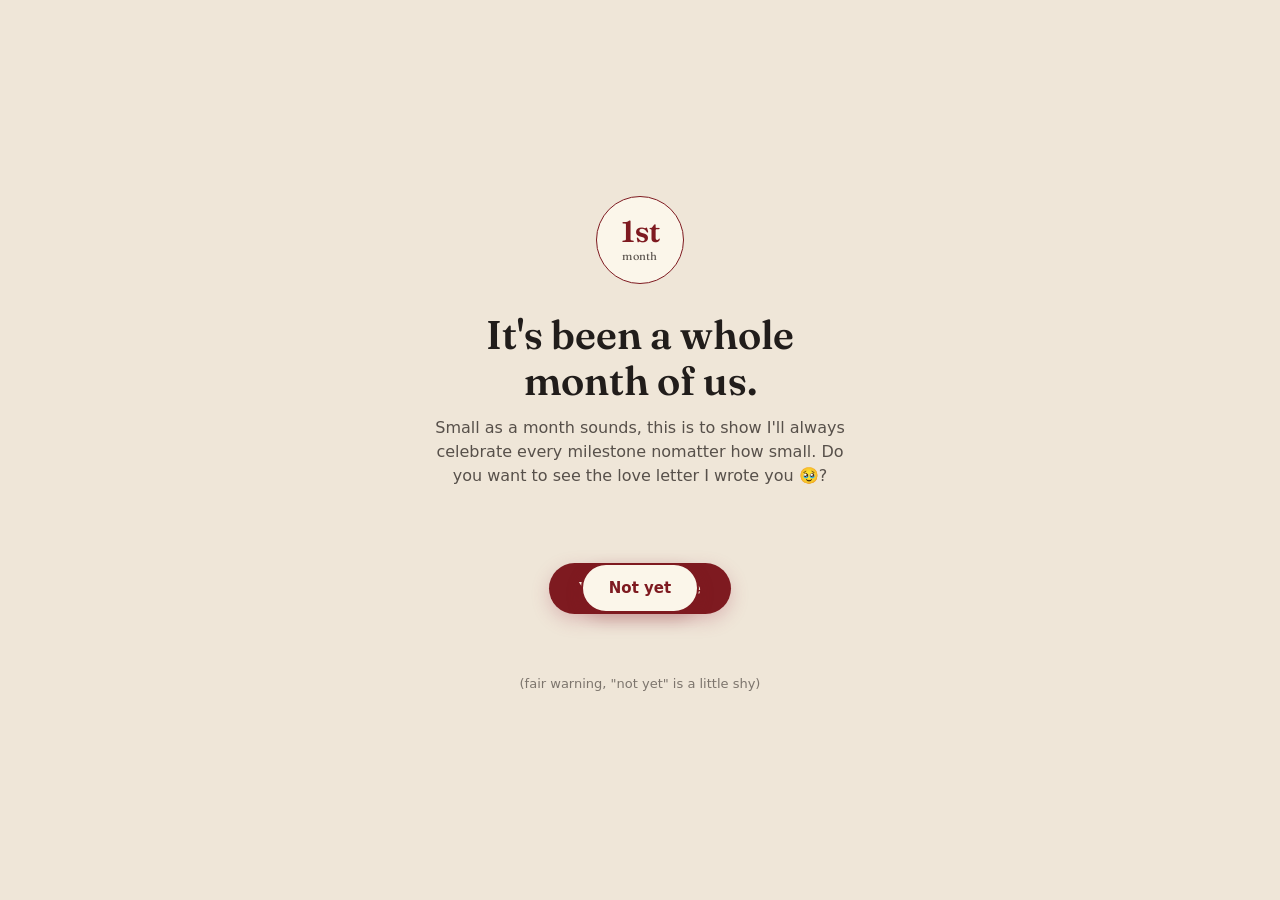
<file: index.html>
<!DOCTYPE html>
<html lang="en">
<head>
<meta charset="UTF-8">
<meta name="viewport" content="width=device-width, initial-scale=1.0">
<title>One Month of Us</title>
<link rel="stylesheet" href="style.css">
</head>
<body>
<main class="stage">
  <div class="badge">
    <strong>1st</strong>
    <span>month</span>
  </div>
  <h1>It's been a whole month of us.</h1>
  <p class="sub">Small as a month sounds, this is to show I'll always celebrate every milestone nomatter how small. Do you want to see the love letter I wrote you 🥹?</p>
  <div class="choice-row" id="choiceRow">
    <button class="yes-btn" id="yesBtn">Yes, show me</button>
    <button class="no-btn" id="noBtn">Not yet</button>
  </div>
  <p class="hint">(fair warning, "not yet" is a little shy)</p>
</main>

<audio id="bgMusic" src="Justin_Bieber-Everything_Hallelujah.mp3" loop preload="auto"></audio>

<script src="script.js"></script>
<script>
  (function () {
    var audio = document.getElementById('bgMusic');
    var started = false;

    var savedTime = sessionStorage.getItem('bgMusicTime');
    if (savedTime) audio.currentTime = parseFloat(savedTime);

    function startMusic() {
      if (started) return;
      started = true;
      audio.volume = 0.6;
      audio.play().catch(function (err) {
        console.error('Audio play failed:', err);
        started = false;
      });
      document.removeEventListener('click', startMusic);
      document.removeEventListener('touchstart', startMusic);
      document.removeEventListener('keydown', startMusic);
    }

    // Generic fallback: any click/tap/keypress anywhere on the page
    document.addEventListener('click', startMusic);
    document.addEventListener('touchstart', startMusic);
    document.addEventListener('keydown', startMusic);

    // Wire directly to the choice buttons, matching the actual events
    // script.js uses to interact with them.
    var yesBtn = document.getElementById('yesBtn');
    var noBtn = document.getElementById('noBtn');
    if (yesBtn) yesBtn.addEventListener('click', startMusic);
    if (noBtn) {
      noBtn.addEventListener('mouseenter', startMusic);
      noBtn.addEventListener('touchstart', startMusic);
    }

    // Expose so script.js can trigger it, and read the element directly,
    // before navigating to letter.html. We deliberately do NOT rely on
    // beforeunload here — it's unreliable on mobile Safari during normal
    // navigations, so the state needs to be saved at click-time instead.
    window.startBgMusic = startMusic;
    window.bgAudio = audio;
  })();
</script>
</body>
</html>
</file>
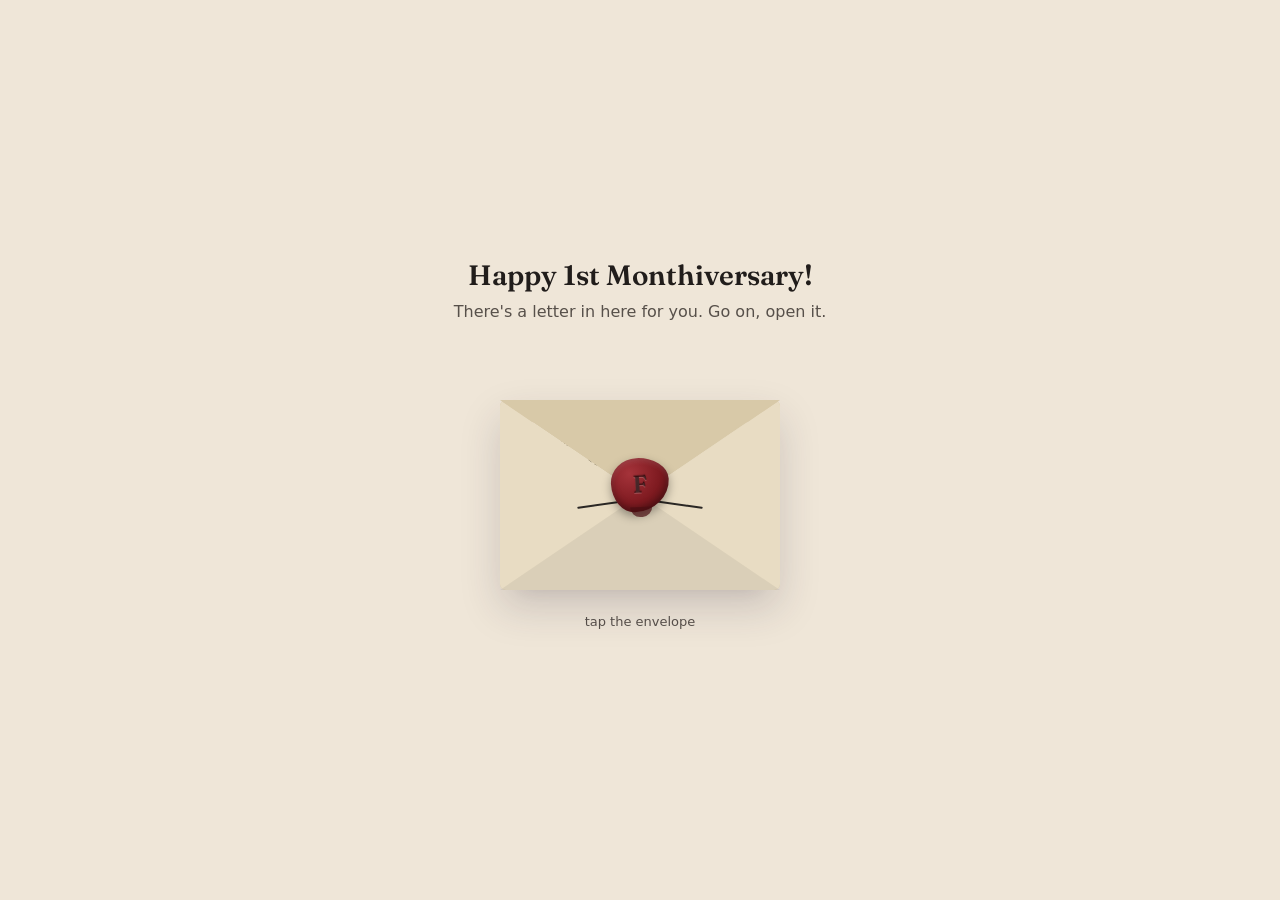
<file: letter.html>
<!DOCTYPE html>
<html lang="en">
<head>
<meta charset="UTF-8">
<meta name="viewport" content="width=device-width, initial-scale=1.0">
<title>For You</title>
<link rel="stylesheet" href="style.css">
</head>
<body>

<main class="desk">
  <h2>Happy 1st Monthiversary!</h2>
  <p class="sub">There's a letter in here for you. Go on, open it.</p>

  <div class="envelope-wrap">
    <div class="envelope" id="envelope">
      <div class="env-body-back"></div>
      <div class="env-flap-back"></div>
      <div class="letter-paper" id="letterPaper">
        <div class="letter-paper-head">
          <span class="letter-kicker">a little</span>
          <span class="letter-title">NOTE</span>
          <span class="letter-rule"></span>
        </div>
        <svg class="corner-flora corner-flora--left" viewBox="0 0 100 100" aria-hidden="true">
          <g fill="none" stroke="var(--leaf)" stroke-width="2.2" stroke-linecap="round">
            <path d="M14 96 C 20 74, 27 56, 34 40" />
            <path d="M19 80 C 10 76, 3 71, -2 66" />
            <path d="M26 62 C 35 60, 42 55, 47 48" />
            <path d="M22 70 C 15 68, 9 65, 4 61" />
          </g>
          <g transform="translate(34,38) scale(1.1)">
            <ellipse cx="0" cy="-9" rx="6" ry="9" fill="var(--paper)" stroke="var(--accent)" stroke-width="1.1"/>
            <ellipse cx="8" cy="-4" rx="6" ry="9" fill="var(--paper)" stroke="var(--accent)" stroke-width="1.1" transform="rotate(72 8 -4)"/>
            <ellipse cx="6" cy="6" rx="6" ry="9" fill="var(--paper)" stroke="var(--accent)" stroke-width="1.1" transform="rotate(144 6 6)"/>
            <ellipse cx="-6" cy="6" rx="6" ry="9" fill="var(--paper)" stroke="var(--accent)" stroke-width="1.1" transform="rotate(216 -6 6)"/>
            <ellipse cx="-8" cy="-4" rx="6" ry="9" fill="var(--paper)" stroke="var(--accent)" stroke-width="1.1" transform="rotate(288 -8 -4)"/>
            <circle cx="0" cy="0" r="3.5" fill="var(--gold)"/>
          </g>
          <g transform="translate(8,86) scale(0.7)">
            <ellipse cx="0" cy="-9" rx="6" ry="9" fill="var(--paper)" stroke="var(--accent)" stroke-width="1.4"/>
            <ellipse cx="8" cy="-4" rx="6" ry="9" fill="var(--paper)" stroke="var(--accent)" stroke-width="1.4" transform="rotate(72 8 -4)"/>
            <ellipse cx="6" cy="6" rx="6" ry="9" fill="var(--paper)" stroke="var(--accent)" stroke-width="1.4" transform="rotate(144 6 6)"/>
            <ellipse cx="-6" cy="6" rx="6" ry="9" fill="var(--paper)" stroke="var(--accent)" stroke-width="1.4" transform="rotate(216 -6 6)"/>
            <ellipse cx="-8" cy="-4" rx="6" ry="9" fill="var(--paper)" stroke="var(--accent)" stroke-width="1.4" transform="rotate(288 -8 -4)"/>
            <circle cx="0" cy="0" r="3.5" fill="var(--gold)"/>
          </g>
          <g transform="translate(46,70) scale(0.5)">
            <ellipse cx="0" cy="-9" rx="6" ry="9" fill="var(--paper)" stroke="var(--accent)" stroke-width="1.6"/>
            <ellipse cx="8" cy="-4" rx="6" ry="9" fill="var(--paper)" stroke="var(--accent)" stroke-width="1.6" transform="rotate(72 8 -4)"/>
            <ellipse cx="6" cy="6" rx="6" ry="9" fill="var(--paper)" stroke="var(--accent)" stroke-width="1.6" transform="rotate(144 6 6)"/>
            <ellipse cx="-6" cy="6" rx="6" ry="9" fill="var(--paper)" stroke="var(--accent)" stroke-width="1.6" transform="rotate(216 -6 6)"/>
            <ellipse cx="-8" cy="-4" rx="6" ry="9" fill="var(--paper)" stroke="var(--accent)" stroke-width="1.6" transform="rotate(288 -8 -4)"/>
            <circle cx="0" cy="0" r="3.5" fill="var(--gold)"/>
          </g>
        </svg>
        <svg class="corner-flora corner-flora--right" viewBox="0 0 100 100" aria-hidden="true">
          <g fill="none" stroke="var(--leaf)" stroke-width="2.2" stroke-linecap="round">
            <path d="M14 96 C 20 74, 27 56, 34 40" />
            <path d="M19 80 C 10 76, 3 71, -2 66" />
            <path d="M26 62 C 35 60, 42 55, 47 48" />
            <path d="M22 70 C 15 68, 9 65, 4 61" />
          </g>
          <g transform="translate(34,38) scale(1.1)">
            <ellipse cx="0" cy="-9" rx="6" ry="9" fill="var(--paper)" stroke="var(--accent)" stroke-width="1.1"/>
            <ellipse cx="8" cy="-4" rx="6" ry="9" fill="var(--paper)" stroke="var(--accent)" stroke-width="1.1" transform="rotate(72 8 -4)"/>
            <ellipse cx="6" cy="6" rx="6" ry="9" fill="var(--paper)" stroke="var(--accent)" stroke-width="1.1" transform="rotate(144 6 6)"/>
            <ellipse cx="-6" cy="6" rx="6" ry="9" fill="var(--paper)" stroke="var(--accent)" stroke-width="1.1" transform="rotate(216 -6 6)"/>
            <ellipse cx="-8" cy="-4" rx="6" ry="9" fill="var(--paper)" stroke="var(--accent)" stroke-width="1.1" transform="rotate(288 -8 -4)"/>
            <circle cx="0" cy="0" r="3.5" fill="var(--gold)"/>
          </g>
          <g transform="translate(8,86) scale(0.7)">
            <ellipse cx="0" cy="-9" rx="6" ry="9" fill="var(--paper)" stroke="var(--accent)" stroke-width="1.4"/>
            <ellipse cx="8" cy="-4" rx="6" ry="9" fill="var(--paper)" stroke="var(--accent)" stroke-width="1.4" transform="rotate(72 8 -4)"/>
            <ellipse cx="6" cy="6" rx="6" ry="9" fill="var(--paper)" stroke="var(--accent)" stroke-width="1.4" transform="rotate(144 6 6)"/>
            <ellipse cx="-6" cy="6" rx="6" ry="9" fill="var(--paper)" stroke="var(--accent)" stroke-width="1.4" transform="rotate(216 -6 6)"/>
            <ellipse cx="-8" cy="-4" rx="6" ry="9" fill="var(--paper)" stroke="var(--accent)" stroke-width="1.4" transform="rotate(288 -8 -4)"/>
            <circle cx="0" cy="0" r="3.5" fill="var(--gold)"/>
          </g>
          <g transform="translate(46,70) scale(0.5)">
            <ellipse cx="0" cy="-9" rx="6" ry="9" fill="var(--paper)" stroke="var(--accent)" stroke-width="1.6"/>
            <ellipse cx="8" cy="-4" rx="6" ry="9" fill="var(--paper)" stroke="var(--accent)" stroke-width="1.6" transform="rotate(72 8 -4)"/>
            <ellipse cx="6" cy="6" rx="6" ry="9" fill="var(--paper)" stroke="var(--accent)" stroke-width="1.6" transform="rotate(144 6 6)"/>
            <ellipse cx="-6" cy="6" rx="6" ry="9" fill="var(--paper)" stroke="var(--accent)" stroke-width="1.6" transform="rotate(216 -6 6)"/>
            <ellipse cx="-8" cy="-4" rx="6" ry="9" fill="var(--paper)" stroke="var(--accent)" stroke-width="1.6" transform="rotate(288 -8 -4)"/>
            <circle cx="0" cy="0" r="3.5" fill="var(--gold)"/>
          </g>
        </svg>
        <div class="letter-paper-foot">
          <span class="letter-from">from fae</span>
        </div>
      </div>
      <div class="env-body-front"></div>
      <div class="env-flap"></div>
      <div class="twine"></div>
      <div class="seal"><span class="seal-mark">F</span></div>
    </div>
  </div>

  <p class="tap-hint" id="tapHint">tap the envelope</p>
</main>

<div class="overlay" id="overlay">
  <div class="full-letter">
    <div class="full-letter-head">
      <span class="letter-kicker">a little</span>
      <span class="letter-title">NOTE</span>
      <span class="letter-rule"></span>
    </div>
    <div class="full-letter-scroll">
      <p>Mi Sol ❤️,</p>
      <p>
        It might only have been a month but you've already become someone 
        I can't imagine being without🥹. I catch myself smiling at the little 
        things you say, thinking about you at the most random moments, and 
        looking forward to every call, every message, and every moment we get 
        to share.
      </p>
      <p>
        Being miles apart isn't always easy. There are moments when I wish I 
        could simply reach for your hand, hug you when I miss you, or sit 
        beside you without a screen between us. But somehow, even from a 
        distance, you've made me feel close to you.
      </p>
      <p>
        Thank you for giving me something so special to look forward to every 
        day. I'm grateful for every conversation, every laugh, every "I miss 
        you," and every memory we've already created. Happy 1st Monthiversary 
        babe, the 1st of many. I love you so much and I'm happy you're mine❤️💯
      </p>
      <p class="signoff">— Fae</p>
      <button class="close-letter" id="closeLetter">fold it back up</button>
    </div>
    <svg class="corner-flora corner-flora--left" viewBox="0 0 100 100" aria-hidden="true">
      <g fill="none" stroke="var(--leaf)" stroke-width="2.2" stroke-linecap="round">
        <path d="M14 96 C 20 74, 27 56, 34 40" />
        <path d="M19 80 C 10 76, 3 71, -2 66" />
        <path d="M26 62 C 35 60, 42 55, 47 48" />
        <path d="M22 70 C 15 68, 9 65, 4 61" />
      </g>
      <g transform="translate(34,38) scale(1.1)">
        <ellipse cx="0" cy="-9" rx="6" ry="9" fill="var(--paper)" stroke="var(--accent)" stroke-width="1.1"/>
        <ellipse cx="8" cy="-4" rx="6" ry="9" fill="var(--paper)" stroke="var(--accent)" stroke-width="1.1" transform="rotate(72 8 -4)"/>
        <ellipse cx="6" cy="6" rx="6" ry="9" fill="var(--paper)" stroke="var(--accent)" stroke-width="1.1" transform="rotate(144 6 6)"/>
        <ellipse cx="-6" cy="6" rx="6" ry="9" fill="var(--paper)" stroke="var(--accent)" stroke-width="1.1" transform="rotate(216 -6 6)"/>
        <ellipse cx="-8" cy="-4" rx="6" ry="9" fill="var(--paper)" stroke="var(--accent)" stroke-width="1.1" transform="rotate(288 -8 -4)"/>
        <circle cx="0" cy="0" r="3.5" fill="var(--gold)"/>
      </g>
      <g transform="translate(8,86) scale(0.7)">
        <ellipse cx="0" cy="-9" rx="6" ry="9" fill="var(--paper)" stroke="var(--accent)" stroke-width="1.4"/>
        <ellipse cx="8" cy="-4" rx="6" ry="9" fill="var(--paper)" stroke="var(--accent)" stroke-width="1.4" transform="rotate(72 8 -4)"/>
        <ellipse cx="6" cy="6" rx="6" ry="9" fill="var(--paper)" stroke="var(--accent)" stroke-width="1.4" transform="rotate(144 6 6)"/>
        <ellipse cx="-6" cy="6" rx="6" ry="9" fill="var(--paper)" stroke="var(--accent)" stroke-width="1.4" transform="rotate(216 -6 6)"/>
        <ellipse cx="-8" cy="-4" rx="6" ry="9" fill="var(--paper)" stroke="var(--accent)" stroke-width="1.4" transform="rotate(288 -8 -4)"/>
        <circle cx="0" cy="0" r="3.5" fill="var(--gold)"/>
      </g>
      <g transform="translate(46,70) scale(0.5)">
        <ellipse cx="0" cy="-9" rx="6" ry="9" fill="var(--paper)" stroke="var(--accent)" stroke-width="1.6"/>
        <ellipse cx="8" cy="-4" rx="6" ry="9" fill="var(--paper)" stroke="var(--accent)" stroke-width="1.6" transform="rotate(72 8 -4)"/>
        <ellipse cx="6" cy="6" rx="6" ry="9" fill="var(--paper)" stroke="var(--accent)" stroke-width="1.6" transform="rotate(144 6 6)"/>
        <ellipse cx="-6" cy="6" rx="6" ry="9" fill="var(--paper)" stroke="var(--accent)" stroke-width="1.6" transform="rotate(216 -6 6)"/>
        <ellipse cx="-8" cy="-4" rx="6" ry="9" fill="var(--paper)" stroke="var(--accent)" stroke-width="1.6" transform="rotate(288 -8 -4)"/>
        <circle cx="0" cy="0" r="3.5" fill="var(--gold)"/>
      </g>
    </svg>
    <svg class="corner-flora corner-flora--right" viewBox="0 0 100 100" aria-hidden="true">
      <g fill="none" stroke="var(--leaf)" stroke-width="2.2" stroke-linecap="round">
        <path d="M14 96 C 20 74, 27 56, 34 40" />
        <path d="M19 80 C 10 76, 3 71, -2 66" />
        <path d="M26 62 C 35 60, 42 55, 47 48" />
        <path d="M22 70 C 15 68, 9 65, 4 61" />
      </g>
      <g transform="translate(34,38) scale(1.1)">
        <ellipse cx="0" cy="-9" rx="6" ry="9" fill="var(--paper)" stroke="var(--accent)" stroke-width="1.1"/>
        <ellipse cx="8" cy="-4" rx="6" ry="9" fill="var(--paper)" stroke="var(--accent)" stroke-width="1.1" transform="rotate(72 8 -4)"/>
        <ellipse cx="6" cy="6" rx="6" ry="9" fill="var(--paper)" stroke="var(--accent)" stroke-width="1.1" transform="rotate(144 6 6)"/>
        <ellipse cx="-6" cy="6" rx="6" ry="9" fill="var(--paper)" stroke="var(--accent)" stroke-width="1.1" transform="rotate(216 -6 6)"/>
        <ellipse cx="-8" cy="-4" rx="6" ry="9" fill="var(--paper)" stroke="var(--accent)" stroke-width="1.1" transform="rotate(288 -8 -4)"/>
        <circle cx="0" cy="0" r="3.5" fill="var(--gold)"/>
      </g>
      <g transform="translate(8,86) scale(0.7)">
        <ellipse cx="0" cy="-9" rx="6" ry="9" fill="var(--paper)" stroke="var(--accent)" stroke-width="1.4"/>
        <ellipse cx="8" cy="-4" rx="6" ry="9" fill="var(--paper)" stroke="var(--accent)" stroke-width="1.4" transform="rotate(72 8 -4)"/>
        <ellipse cx="6" cy="6" rx="6" ry="9" fill="var(--paper)" stroke="var(--accent)" stroke-width="1.4" transform="rotate(144 6 6)"/>
        <ellipse cx="-6" cy="6" rx="6" ry="9" fill="var(--paper)" stroke="var(--accent)" stroke-width="1.4" transform="rotate(216 -6 6)"/>
        <ellipse cx="-8" cy="-4" rx="6" ry="9" fill="var(--paper)" stroke="var(--accent)" stroke-width="1.4" transform="rotate(288 -8 -4)"/>
        <circle cx="0" cy="0" r="3.5" fill="var(--gold)"/>
      </g>
      <g transform="translate(46,70) scale(0.5)">
        <ellipse cx="0" cy="-9" rx="6" ry="9" fill="var(--paper)" stroke="var(--accent)" stroke-width="1.6"/>
        <ellipse cx="8" cy="-4" rx="6" ry="9" fill="var(--paper)" stroke="var(--accent)" stroke-width="1.6" transform="rotate(72 8 -4)"/>
        <ellipse cx="6" cy="6" rx="6" ry="9" fill="var(--paper)" stroke="var(--accent)" stroke-width="1.6" transform="rotate(144 6 6)"/>
        <ellipse cx="-6" cy="6" rx="6" ry="9" fill="var(--paper)" stroke="var(--accent)" stroke-width="1.6" transform="rotate(216 -6 6)"/>
        <ellipse cx="-8" cy="-4" rx="6" ry="9" fill="var(--paper)" stroke="var(--accent)" stroke-width="1.6" transform="rotate(288 -8 -4)"/>
        <circle cx="0" cy="0" r="3.5" fill="var(--gold)"/>
      </g>
    </svg>
  </div>
</div>

<audio id="bgMusic" src="Justin_Bieber-Everything_Hallelujah.mp3" loop preload="auto"></audio>
<script>
  (function () {
    var audio = document.getElementById('bgMusic');
    var savedTime = sessionStorage.getItem('bgMusicTime');
    if (savedTime) audio.currentTime = parseFloat(savedTime);

    var started = false;
    function startMusic() {
      if (started) return;
      started = true;
      audio.volume = 0.6;
      audio.play().catch(function (err) {
        console.error('Audio resume failed:', err);
        started = false;
      });
      document.removeEventListener('click', startMusic);
      document.removeEventListener('touchstart', startMusic);
      document.removeEventListener('keydown', startMusic);
    }

    // Always try to resume on the first interaction here — we no longer
    // gate this behind a "wasPlaying" flag saved via beforeunload, since
    // that event doesn't reliably fire on mobile Safari during a normal
    // navigation. If bgMusicTime was saved, we resume from that position;
    // if not (e.g. user landed here directly), it just starts from 0.
    document.addEventListener('click', startMusic);
    document.addEventListener('touchstart', startMusic);
    document.addEventListener('keydown', startMusic);
  })();
</script>

<script src="letter-script.js"></script>
</body>
</html>
</file>
<file: style.css>
@import url('https://fonts.googleapis.com/css2?family=Fraunces:opsz,wght@9..144,400;9..144,600&family=Caveat:wght@500;700&display=swap');

:root {
  --blush: #EFE6D8;
  --blush-deep: #E1D4BC;
  --paper: #FBF6EA;
  --parchment: #E8DCC3;
  --parchment-deep: #D8C9A8;
  --wax: #7E1A20;
  --wax-light: #A5333A;
  --wax-dark: #4A0E12;
  --twine: #2A2724;
  --ink: #211D1B;
  --ink-soft: #57504A;
  --accent: #7E1A20;
  --leaf: #7C8B5B;
  --gold: #C79A45;

  --serif: 'Fraunces', Georgia, serif;
  --script: 'Caveat', cursive;
  --sans: -apple-system, BlinkMacSystemFont, 'Segoe UI', system-ui, sans-serif;
}

* { box-sizing: border-box; }

body {
  margin: 0;
  min-height: 100vh;
  background: var(--blush);
  color: var(--ink);
  font-family: var(--sans);
  display: flex;
  align-items: center;
  justify-content: center;
  overflow-x: hidden;
}

a { color: inherit; }

/* ---------- Page 1: the ask ---------- */

.stage {
  width: 100%;
  max-width: 480px;
  padding: 48px 32px;
  text-align: center;
  position: relative;
}

.badge {
  width: 88px;
  height: 88px;
  margin: 0 auto 28px;
  border-radius: 50%;
  border: 1.5px solid var(--wax);
  display: flex;
  flex-direction: column;
  align-items: center;
  justify-content: center;
  font-family: var(--serif);
  color: var(--accent);
  background: var(--paper);
}

.badge strong { font-size: 30px; line-height: 1; font-weight: 600; }
.badge span { font-size: 11px; letter-spacing: 0.02em; color: var(--ink-soft); margin-top: 2px; }

h1 {
  font-family: var(--serif);
  font-weight: 600;
  font-size: clamp(28px, 6vw, 40px);
  line-height: 1.15;
  margin: 0 0 12px;
}

.sub {
  font-size: 16px;
  color: var(--ink-soft);
  margin: 0 0 40px;
  line-height: 1.5;
}

.choice-row {
  position: relative;
  height: 120px;
  display: flex;
  align-items: center;
  justify-content: center;
  gap: 16px;
}

button {
  font-family: var(--sans);
  font-weight: 600;
  border: none;
  border-radius: 999px;
  cursor: pointer;
  transition: transform 0.15s ease, background 0.2s ease;
}

.yes-btn {
  background: var(--accent);
  color: var(--paper);
  padding: 16px 30px;
  font-size: 16px;
  box-shadow: 0 6px 18px rgba(168, 69, 95, 0.28);
}

.yes-btn:hover { transform: translateY(-2px); }

.no-btn {
  background: var(--paper);
  color: var(--accent);
  border: 2px solid var(--accent);
  padding: 14px 26px;
  font-size: 15px;
  font-weight: 700;
  box-shadow: 0 6px 16px rgba(126, 26, 32, 0.22);
  position: absolute;
  z-index: 20;
  transition: left 0.18s ease, top 0.18s ease, transform 0.15s ease;
}

.no-btn:hover {
  color: var(--paper);
  background: var(--accent);
}

.no-btn:focus-visible, .yes-btn:focus-visible {
  outline: 2px solid var(--accent);
  outline-offset: 3px;
}

.hint {
  margin-top: 28px;
  font-size: 13px;
  color: var(--ink-soft);
  opacity: 0.75;
}

/* ---------- Page 2: envelope & letter ---------- */

.desk {
  width: 100%;
  max-width: 520px;
  padding: 40px 24px;
  text-align: center;
}

.desk h2 {
  font-family: var(--serif);
  font-weight: 600;
  font-size: clamp(22px, 5vw, 28px);
  margin: 0 0 8px;
}

.desk .sub { margin-bottom: 76px; }

.envelope-wrap {
  perspective: 1200px;
  width: 280px;
  height: 190px;
  margin: 0 auto;
  position: relative;
}

.envelope {
  width: 100%;
  height: 100%;
  position: relative;
  cursor: pointer;
}

.env-body-back {
  position: absolute;
  inset: 0;
  z-index: 0; /* rear wall of the pocket — always behind the letter */
  background: var(--parchment-deep);
  border-radius: 6px;
  box-shadow: 0 18px 40px rgba(52, 41, 63, 0.18);
}

.env-body-front {
  position: absolute;
  inset: 0;
  z-index: 2; /* front face — opaque everywhere except the flap-shaped notch */
  background: var(--parchment);
  border-radius: 6px;
  /* cut a triangular notch matching the flap: full-width opening at the very
     top, tapering to a point at the flap's fold apex (50% height) */
  clip-path: polygon(0% 0%, 50% 50%, 100% 0%, 100% 100%, 0% 100%);
  pointer-events: none;
}

.env-body-front::before {
  /* bottom triangle fold, drawn with borders */
  content: '';
  position: absolute;
  left: 0; right: 0; bottom: 0;
  width: 0; height: 0;
  margin: 0 auto;
  border-left: 140px solid transparent;
  border-right: 140px solid transparent;
  border-bottom: 95px solid rgba(0,0,0,0.06);
}

.letter-paper {
  position: absolute;
  left: 50%;
  bottom: 8px;
  width: 84%;
  height: 84%;
  background: var(--paper);
  border: 1px solid rgba(126, 26, 32, 0.1);
  border-radius: 3px;
  box-shadow: 0 6px 16px rgba(52, 41, 63, 0.12);
  transform: translate(-50%, 0);
  transition: transform 0.7s cubic-bezier(0.2, 0.7, 0.3, 1);
  z-index: 1; /* between the two panels — visible only through the front's notch */
  padding: 16px 14px 12px;
  display: flex;
  flex-direction: column;
  justify-content: space-between;
}

.letter-paper-head {
  display: flex;
  flex-direction: column;
  align-items: flex-start;
  line-height: 1;
}

.letter-kicker {
  font-family: var(--script);
  font-size: 14px;
  color: var(--ink-soft);
  margin-bottom: 2px;
}

.letter-title {
  font-family: var(--serif);
  font-weight: 600;
  font-size: 20px;
  letter-spacing: 0.06em;
  color: var(--ink);
}

.letter-rule {
  display: block;
  width: 34px;
  height: 1px;
  margin-top: 8px;
  background: var(--gold);
}

.letter-paper-foot {
  align-self: flex-end;
  position: relative;
  z-index: 1;
}

.letter-paper .corner-flora {
  width: 30%;
  bottom: 4px;
}

.letter-paper .corner-flora--left { left: 4px; }
.letter-paper .corner-flora--right { right: 4px; }

.letter-from {
  font-family: var(--sans);
  font-size: 8px;
  letter-spacing: 0.12em;
  text-transform: uppercase;
  color: var(--ink-soft);
}

.corner-flora {
  position: absolute;
  bottom: 0;
  width: 56%;
  height: auto;
  pointer-events: none;
  z-index: 0;
}

.corner-flora--left { left: 0; }
.corner-flora--right { right: 0; left: auto; transform: scaleX(-1); }

.full-letter .corner-flora {
  width: 68%;
  opacity: 0.28; /* background vibes, doesn't compete with the text */
}

.env-flap {
  position: absolute;
  top: 0; left: 0; right: 0;
  height: 0;
  margin: 0 auto;
  border-left: 140px solid transparent;
  border-right: 140px solid transparent;
  border-top: 95px solid var(--parchment-deep);
  transform-origin: top center;
  transition: transform 0.6s ease;
  z-index: 3;
  backface-visibility: hidden;
}

/* Open-flap silhouette: an upward-pointing triangle that lives behind the
   letter, so the envelope reads as "open" (flap folded back) rather than
   vanishing. Hidden until .open is added; sits at z-index 0, below the
   letter (1) and the front pocket (2), so the paper still tucks into it. */
.env-flap-back {
  position: absolute;
  left: 0; right: 0;
  top: -95px;
  height: 0;
  margin: 0 auto;
  border-left: 140px solid transparent;
  border-right: 140px solid transparent;
  border-bottom: 95px solid var(--parchment-deep);
  filter: drop-shadow(0 4px 6px rgba(52, 41, 63, 0.18));
  z-index: 0;
  opacity: 0;
  pointer-events: none;
  transition: opacity 0.4s ease 0.15s;
}

.twine {
  position: absolute;
  top: 84px;
  left: 50%;
  width: 130px;
  height: 40px;
  transform: translate(-50%, 0);
  z-index: 3;
  pointer-events: none;
  transition: opacity 0.3s ease;
}

.twine::before, .twine::after {
  content: '';
  position: absolute;
  top: 18px;
  width: 70px;
  height: 2px;
  background: var(--twine);
  border-radius: 2px;
}

.twine::before { left: 2px; transform: rotate(-8deg); }
.twine::after { right: 2px; transform: rotate(8deg); }

.seal {
  position: absolute;
  top: 58px;
  left: 50%;
  transform: translate(-50%, 0) rotate(-3deg);
  width: 58px;
  height: 54px;
  border-radius: 46% 54% 61% 39% / 45% 41% 59% 55%;
  background: radial-gradient(circle at 33% 28%, var(--wax-light), var(--wax) 55%, var(--wax-dark) 100%);
  box-shadow:
    0 4px 10px rgba(0,0,0,0.35),
    inset 0 -4px 7px rgba(0,0,0,0.3),
    inset 0 3px 5px rgba(255,255,255,0.12);
  z-index: 4;
  display: flex;
  align-items: center;
  justify-content: center;
  transition: opacity 0.3s ease, transform 0.3s ease;
}

.seal::before {
  /* subtle drip at the base, presses the seal into the envelope */
  content: '';
  position: absolute;
  bottom: -5px;
  left: 50%;
  width: 22px;
  height: 10px;
  background: var(--wax-dark);
  border-radius: 0 0 10px 10px;
  transform: translateX(-50%);
  z-index: -1;
  opacity: 0.7;
}

.seal-mark {
  font-family: var(--serif);
  font-weight: 600;
  font-size: 24px;
  color: rgba(0, 0, 0, 0.45);
  text-shadow: 0 1px 0 rgba(255, 255, 255, 0.2), 0 -1px 1px rgba(0, 0, 0, 0.35);
  transform: translateY(-1px);
}

/* opened state */
.envelope.open .env-flap {
  transform: rotateX(180deg);
  opacity: 0; /* instant, not transitioned — avoids a flash of the flap still covering the letter */
  transition: transform 0.6s ease, opacity 0s;
  z-index: 0;
}

.envelope.open .env-flap-back {
  opacity: 1;
}

.envelope.open .seal {
  opacity: 0;
  transform: translate(-50%, -10px) rotate(-3deg) scale(0.6);
}

.envelope.open .twine {
  opacity: 0;
}

.envelope.open .letter-paper {
  transform: translate(-50%, -55px);
}

.tap-hint {
  margin-top: 24px;
  font-size: 13px;
  color: var(--ink-soft);
}

/* ---------- Full letter overlay ---------- */

.overlay {
  position: fixed;
  inset: 0;
  background: rgba(52, 41, 63, 0.45);
  display: flex;
  align-items: center;
  justify-content: center;
  padding: 24px;
  opacity: 0;
  pointer-events: none;
  transition: opacity 0.35s ease;
  z-index: 10;
}

.overlay.visible { opacity: 1; pointer-events: auto; }

.full-letter {
  background: var(--paper);
  max-width: 480px;
  width: 100%;
  max-height: 84vh;
  border-radius: 4px;
  border: 1px solid rgba(126, 26, 32, 0.1);
  padding: 40px 36px 30px;
  box-shadow: 0 30px 60px rgba(0,0,0,0.3);
  transform: translateY(24px) scale(0.97);
  transition: transform 0.4s cubic-bezier(0.2, 0.7, 0.3, 1);
  position: relative;
  display: flex;
  flex-direction: column;
  overflow: hidden;
}

.overlay.visible .full-letter { transform: translateY(0) scale(1); }

.full-letter-head {
  display: flex;
  flex-direction: column;
  align-items: flex-start;
  line-height: 1;
  flex-shrink: 0;
  margin-bottom: 20px;
  position: relative;
  z-index: 1;
}

.full-letter-head .letter-kicker { font-size: 16px; }
.full-letter-head .letter-title { font-size: 24px; }
.full-letter-head .letter-rule { width: 44px; margin-top: 10px; }

.full-letter-scroll {
  overflow-y: auto;
  padding-bottom: 8px;
  position: relative;
  z-index: 1;
}

.full-letter-scroll p {
  font-family: var(--script);
  font-size: 22px;
  line-height: 1.5;
  color: var(--ink);
  margin: 0 0 18px;
}

.full-letter-scroll .signoff {
  margin-top: 28px;
  text-align: right;
}

.close-letter {
  display: block;
  margin: 32px auto 0;
  background: none;
  color: var(--ink-soft);
  border: 1px solid var(--blush-deep);
  border-radius: 999px;
  padding: 10px 22px;
  font-size: 14px;
}

/* floating hearts, single burst on open */
.hearts {
  position: fixed;
  inset: 0;
  pointer-events: none;
  overflow: hidden;
  z-index: 5;
}

.hearts span {
  position: absolute;
  bottom: -20px;
  font-size: 18px;
  color: var(--accent);
  opacity: 0.7;
  animation: float-up 3.2s ease-in forwards;
}

@keyframes float-up {
  to { transform: translateY(-100vh) rotate(20deg); opacity: 0; }
}

@media (prefers-reduced-motion: reduce) {
  * { animation-duration: 0.01ms !important; transition-duration: 0.01ms !important; }
}

@media (max-width: 380px) {
  .envelope-wrap { width: 240px; height: 165px; }
  .env-body::before, .env-flap { border-left-width: 120px; border-right-width: 120px; }
}
</file>
